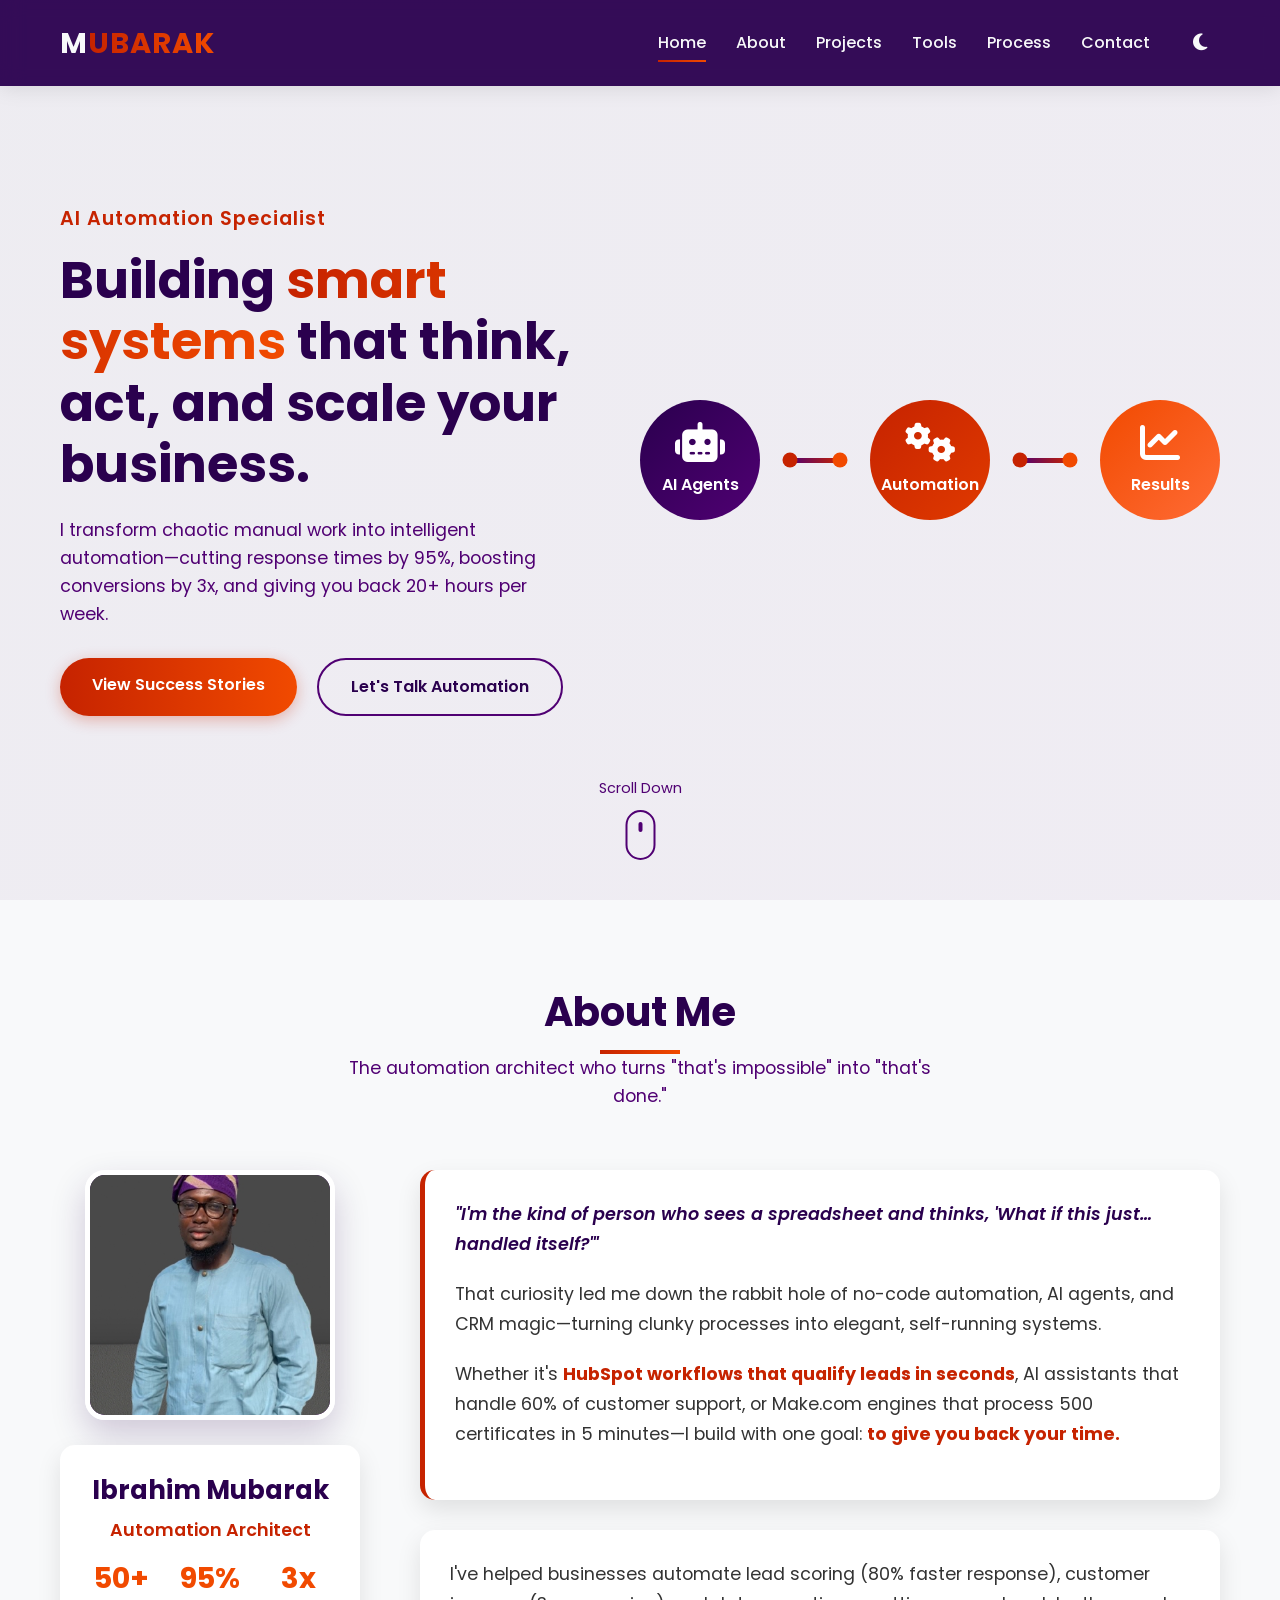
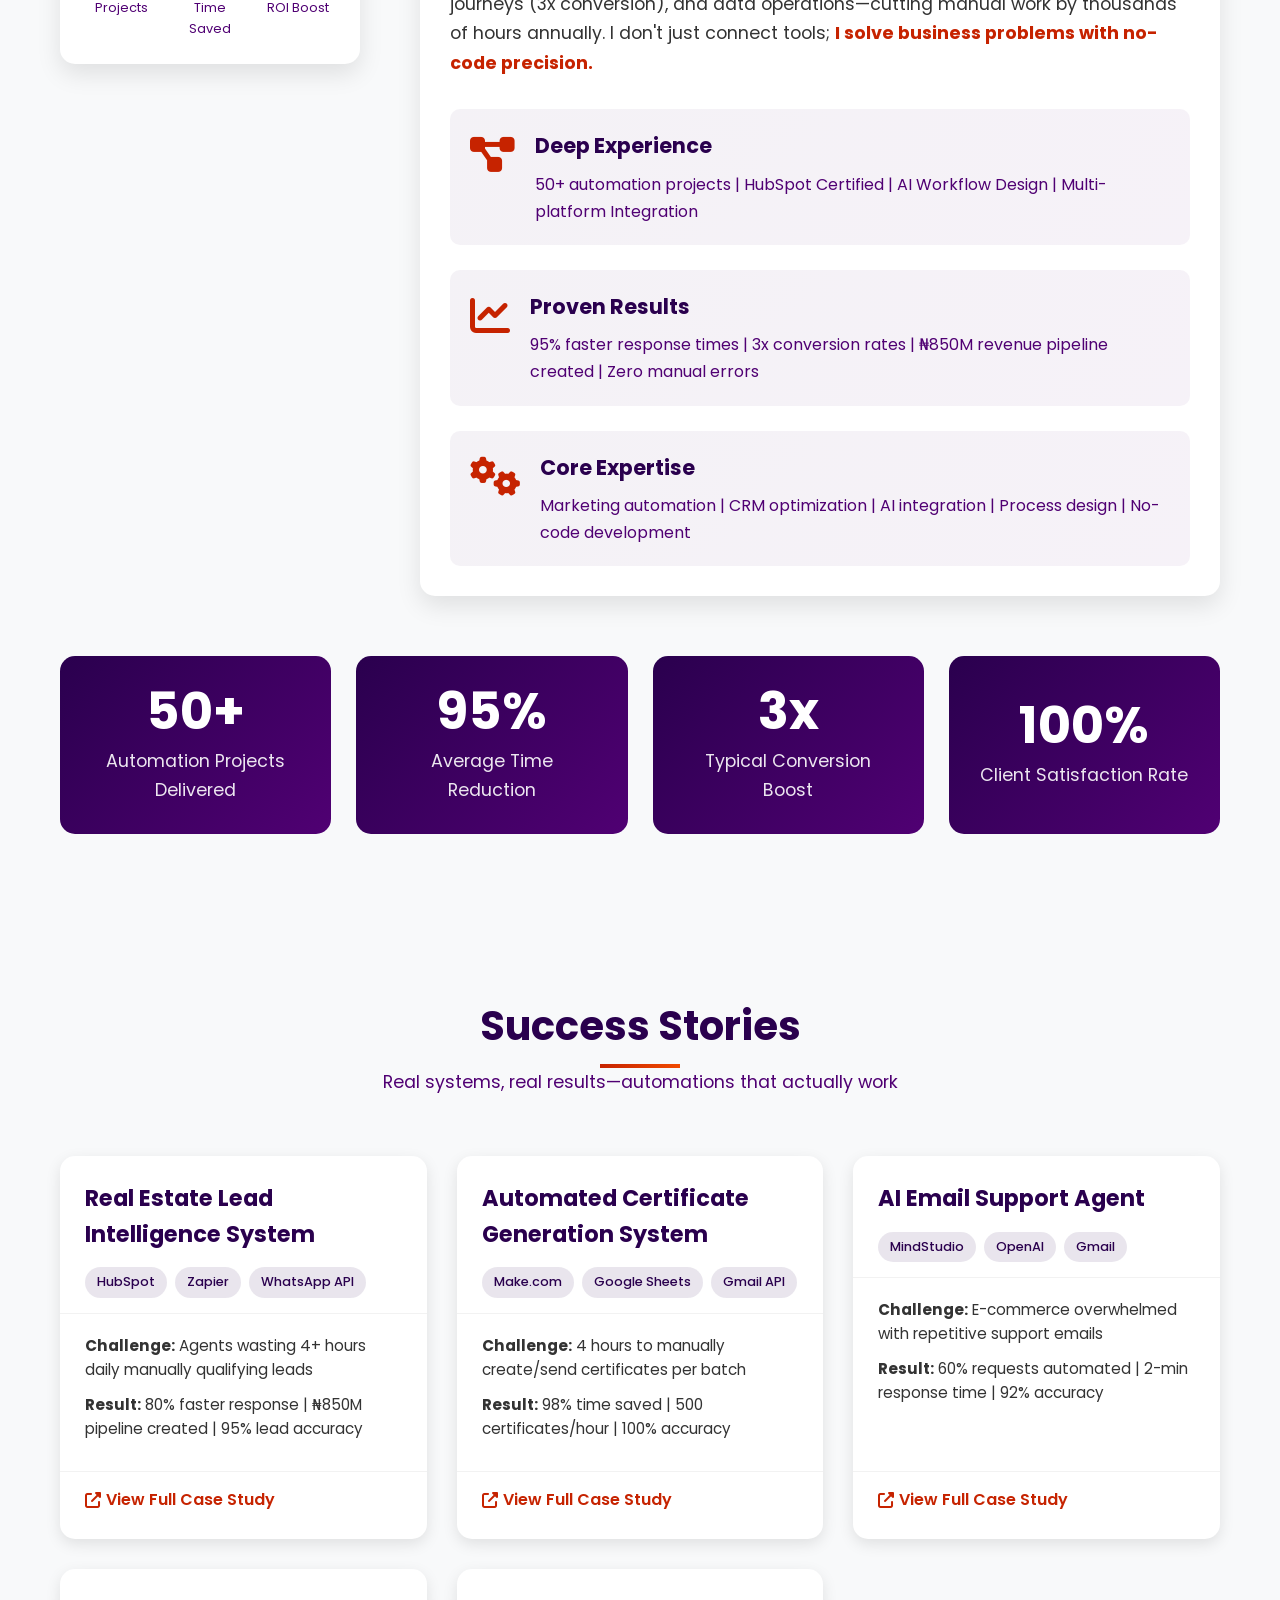
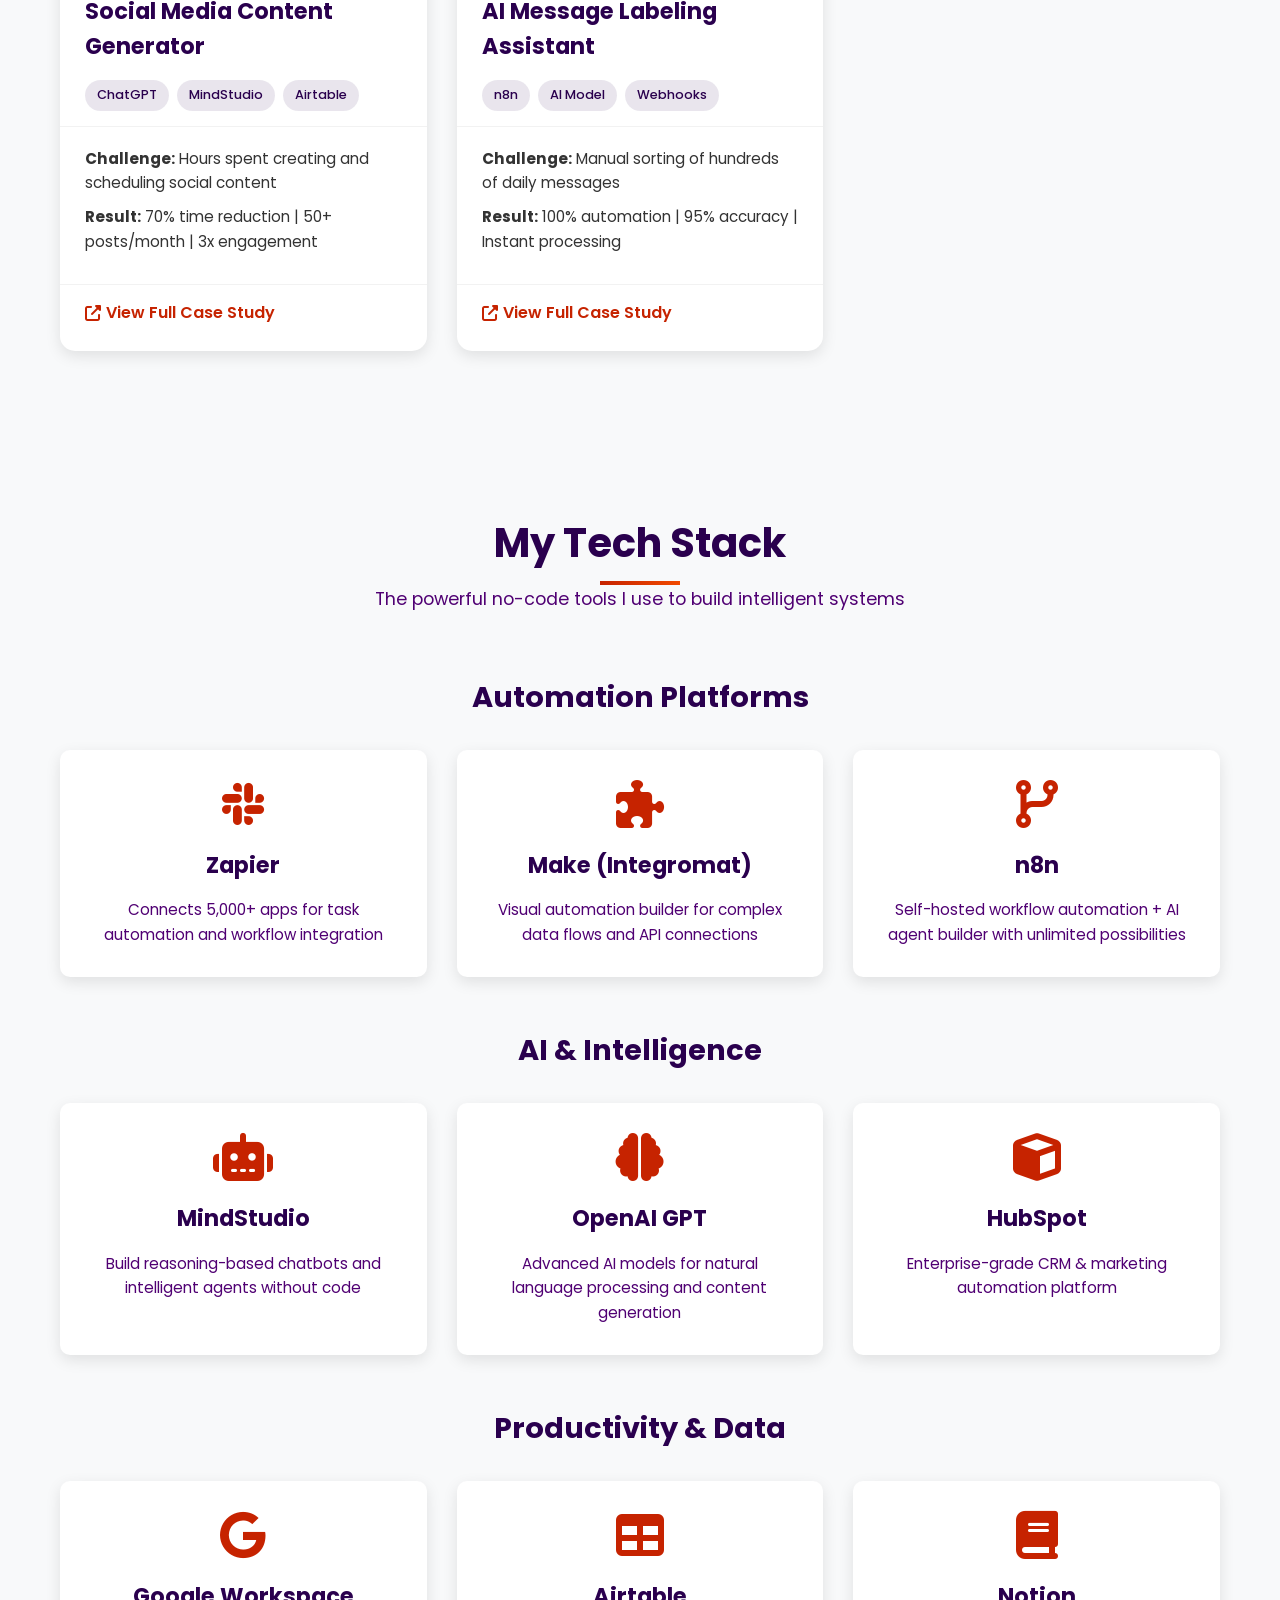
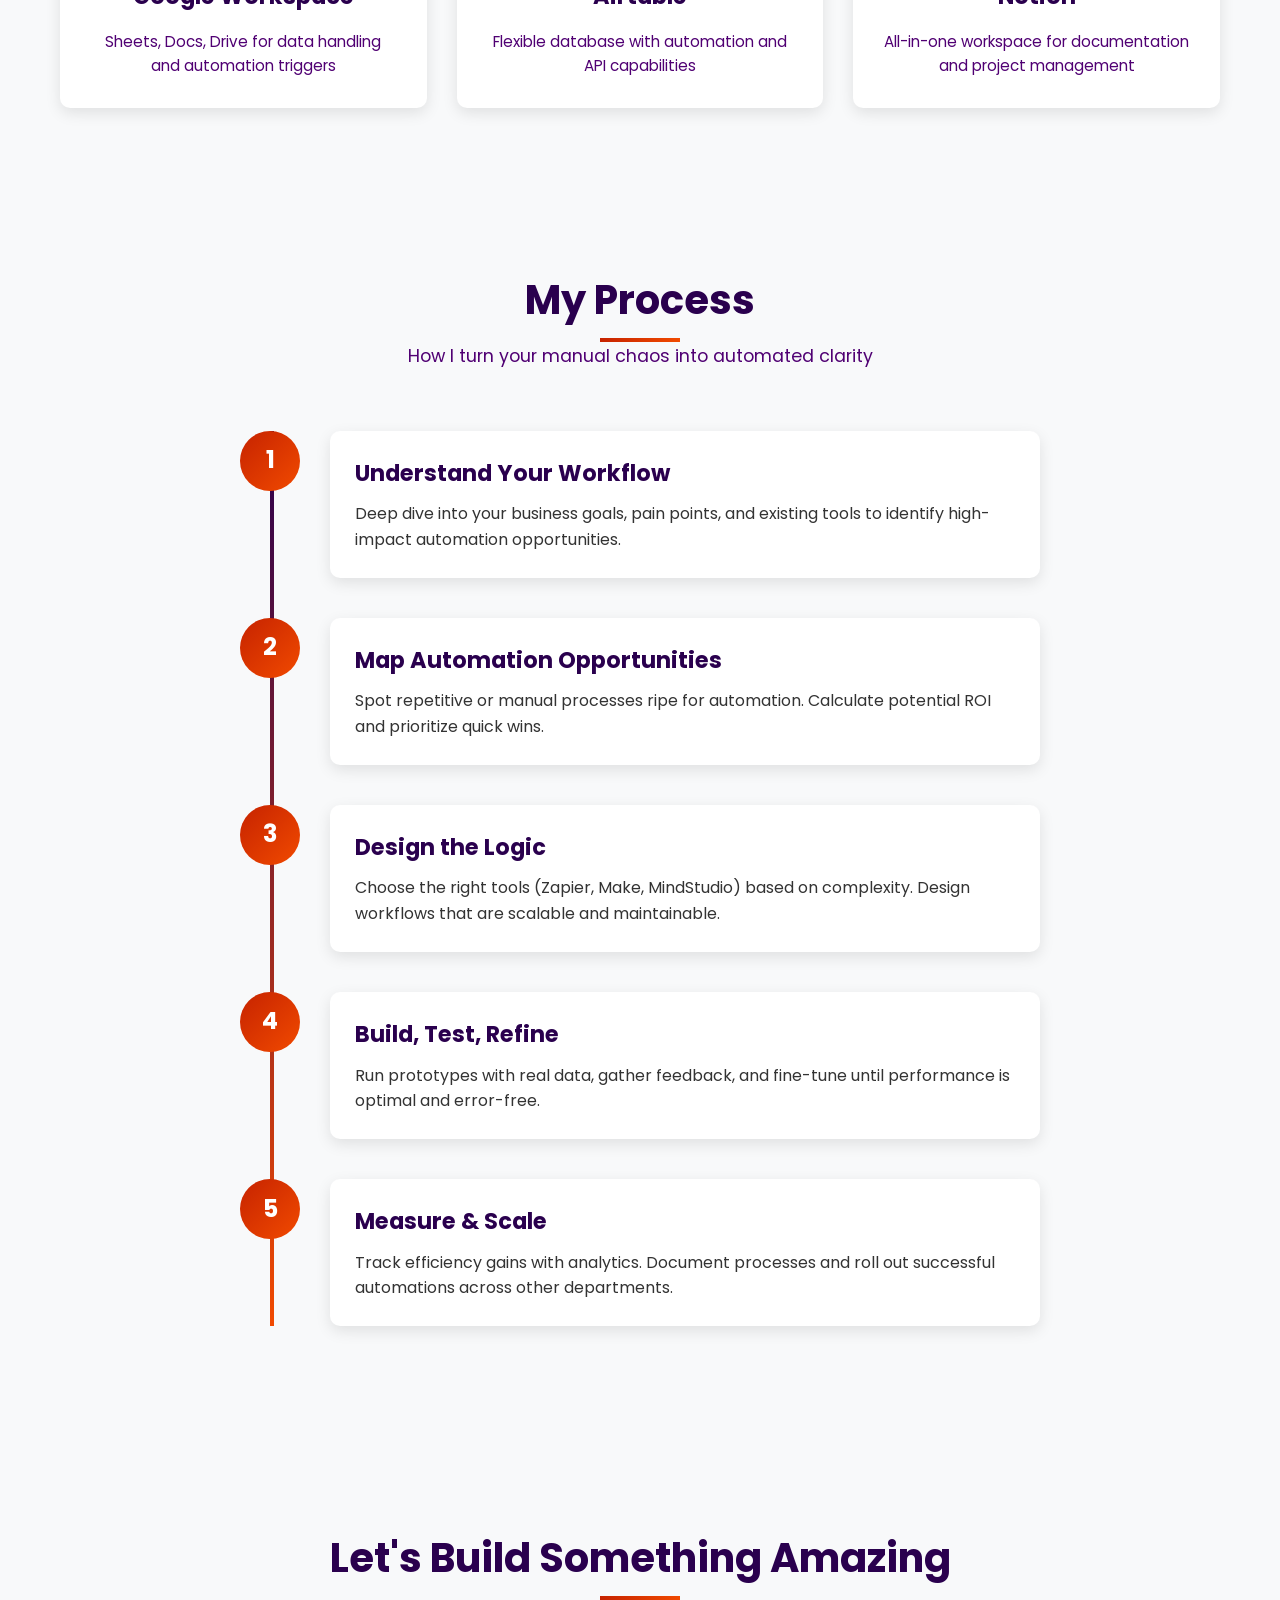
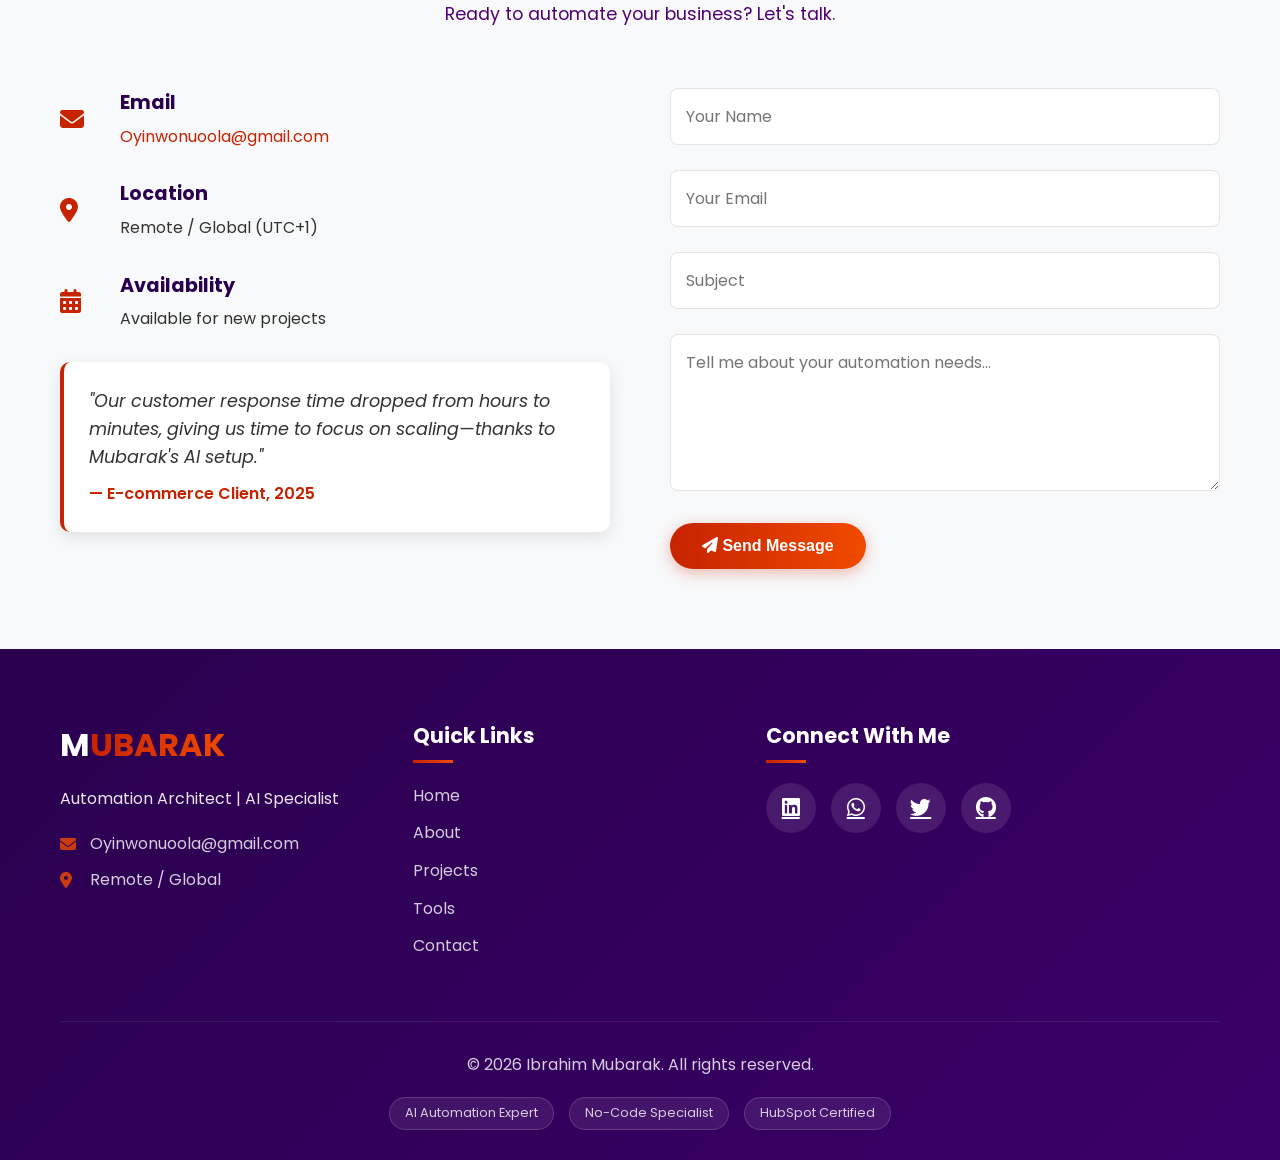
<file: index.html>
<!DOCTYPE html>
<html lang="en">
<head>
    <!-- Google tag (gtag.js) -->
<script async src="https://www.googletagmanager.com/gtag/js?id=G-VQ1945Z1V8"></script>
<script>
  window.dataLayer = window.dataLayer || [];
  function gtag(){dataLayer.push(arguments);}
  gtag('js', new Date());

  gtag('config', 'G-VQ1945Z1V8');
</script>
    <meta charset="UTF-8">
    <meta name="viewport" content="width=device-width, initial-scale=1.0, maximum-scale=5.0">
    <meta name="apple-mobile-web-app-capable" content="yes">
    <meta name="apple-mobile-web-app-status-bar-style" content="black-translucent">
    
    <!-- SEO Meta Tags -->
    <title>Ibrahim Mubarak - AI Automation & No-Code Specialist | Portfolio</title>
    <meta name="description" content="AI Automation Specialist helping businesses save 95% time with intelligent workflows. HubSpot Certified | Make.com Expert | 50+ Projects Delivered.">
    <meta name="keywords" content="AI automation, no-code, HubSpot, Make.com, workflow automation, CRM specialist">
    <meta name="author" content="Ibrahim Mubarak">
    
    <!-- Open Graph Meta Tags -->
    <meta property="og:title" content="Ibrahim Mubarak - AI Automation Specialist">
    <meta property="og:description" content="Turning manual chaos into intelligent systems. 50+ automation projects | 95% time saved | 3x conversion boost.">
    <meta property="og:type" content="website">
    <meta property="og:image" content="Profile.jpg">
    
    <!-- Stylesheets -->
    <link rel="stylesheet" href="style.css">
    <link rel="stylesheet" href="https://cdnjs.cloudflare.com/ajax/libs/font-awesome/6.4.0/css/all.min.css">
    <link rel="preconnect" href="https://fonts.googleapis.com">
    <link rel="preconnect" href="https://fonts.gstatic.com" crossorigin>
    <link href="https://fonts.googleapis.com/css2?family=Poppins:wght@300;400;500;600;700&family=Roboto+Mono:wght@300;400;500&display=swap" rel="stylesheet">
    
    <!-- Favicon -->
<link rel="icon" type="image/x-icon" href="favicon.ico">
<link rel="icon" type="image/png" sizes="32x32" href="favicon-32x32.png">
<link rel="icon" type="image/png" sizes="16x16" href="favicon-16x16.png">
<link rel="apple-touch-icon" sizes="180x180" href="apple-touch-icon.png">
</head>
<body>
    <!-- Navigation Bar -->
    <nav class="navbar">
        <div class="container">
            <a href="#home" class="logo">M<span>UBARAK</span></a>
            <div class="nav-toggle" id="navToggle" aria-label="Toggle navigation">
                <span></span>
                <span></span>
                <span></span>
            </div>
            <ul class="nav-menu">
                <li><a href="#home" class="nav-link active">Home</a></li>
                <li><a href="#about" class="nav-link">About</a></li>
                <li><a href="#projects" class="nav-link">Projects</a></li>
                <li><a href="#tools" class="nav-link">Tools</a></li>
                <li><a href="#process" class="nav-link">Process</a></li>
                <li><a href="#contact" class="nav-link">Contact</a></li>
                <li class="theme-toggle">
                    <button id="themeToggle" aria-label="Toggle dark mode">
                        <i class="fas fa-moon"></i>
                    </button>
                </li>
            </ul>
        </div>
    </nav>

    <!-- Home Section -->
    <section id="home" class="section home-section">
        <div class="container">
            <div class="home-content">
                <div class="home-text">
                    <h5 class="subtitle">AI Automation Specialist</h5>
                    <h1 class="main-title">Building <span class="highlight">smart systems</span> that think, act, and scale your business.</h1>
                    <p class="description">I transform chaotic manual work into intelligent automation—cutting response times by 95%, boosting conversions by 3x, and giving you back 20+ hours per week.</p>
                    <div class="cta-buttons">
                        <a href="#projects" class="btn btn-primary">View Success Stories</a>
                        <a href="#contact" class="btn btn-secondary">Let's Talk Automation</a>
                    </div>
                </div>
                <div class="home-visual">
                    <div class="visual-container">
                        <div class="automation-visual">
                            <div class="node node-1">
                                <i class="fas fa-robot"></i>
                                <p>AI Agents</p>
                            </div>
                            <div class="connector"></div>
                            <div class="node node-2">
                                <i class="fas fa-cogs"></i>
                                <p>Automation</p>
                            </div>
                            <div class="connector"></div>
                            <div class="node node-3">
                                <i class="fas fa-chart-line"></i>
                                <p>Results</p>
                            </div>
                        </div>
                    </div>
                </div>
            </div>
            <div class="scroll-indicator">
                <span>Scroll Down</span>
                <div class="mouse">
                    <div class="wheel"></div>
                </div>
            </div>
        </div>
    </section>

    <!-- About Section -->
    <section id="about" class="section about-section">
        <div class="container">
            <div class="section-header">
                <h2 class="section-title">About Me</h2>
                <p class="section-subtitle">The automation architect who turns "that's impossible" into "that's done."</p>
            </div>
            <div class="about-content">
                <!-- Profile Picture Column -->
                <div class="profile-picture-container">
                    <div class="profile-picture">
                        <img src="Profile.jpg" alt="Ibrahim Mubarak - AI Automation Specialist" loading="lazy">
                    </div>
                    <div class="profile-quick-info">
                        <h4>Ibrahim Mubarak</h4>
                        <p class="title">Automation Architect</p>
                        <div class="quick-stats">
                            <div class="stat">
                                <span class="number">50+</span>
                                <span class="label">Projects</span>
                            </div>
                            <div class="stat">
                                <span class="number">95%</span>
                                <span class="label">Time Saved</span>
                            </div>
                            <div class="stat">
                                <span class="number">3x</span>
                                <span class="label">ROI Boost</span>
                            </div>
                        </div>
                    </div>
                </div>
                
                <!-- About Text Column -->
                <div class="about-text">
                    <div class="about-intro">
                        <p class="intro-quote">
                            "I'm the kind of person who sees a spreadsheet and thinks, 'What if this just… handled itself?'"
                        </p>
                        <p>
                            That curiosity led me down the rabbit hole of no-code automation, AI agents, and CRM magic—turning clunky processes into elegant, self-running systems.
                        </p>
                        <p>
                            Whether it's <strong>HubSpot workflows that qualify leads in seconds</strong>, AI assistants that handle 60% of customer support, or Make.com engines that process 500 certificates in 5 minutes—I build with one goal: <strong>to give you back your time.</strong>
                        </p>
                    </div>
                    
                    <div class="about-details">
                        <p>
                            I've helped businesses automate lead scoring (80% faster response), customer journeys (3x conversion), and data operations—cutting manual work by thousands of hours annually. I don't just connect tools; <strong>I solve business problems with no-code precision.</strong>
                        </p>
                        
                        <div class="experience-grid">
                            <div class="experience-item">
                                <i class="fas fa-project-diagram"></i>
                                <div>
                                    <h4>Deep Experience</h4>
                                    <p>50+ automation projects | HubSpot Certified | AI Workflow Design | Multi-platform Integration</p>
                                </div>
                            </div>
                            
                            <div class="experience-item">
                                <i class="fas fa-chart-line"></i>
                                <div>
                                    <h4>Proven Results</h4>
                                    <p>95% faster response times | 3x conversion rates | ₦850M revenue pipeline created | Zero manual errors</p>
                                </div>
                            </div>
                            
                            <div class="experience-item">
                                <i class="fas fa-cogs"></i>
                                <div>
                                    <h4>Core Expertise</h4>
                                    <p>Marketing automation | CRM optimization | AI integration | Process design | No-code development</p>
                                </div>
                            </div>
                        </div>
                    </div>
                </div>
            </div>
            
            <!-- Stats Section -->
            <div class="about-stats">
                <div class="stat-card">
                    <h3>50+</h3>
                    <p>Automation Projects Delivered</p>
                </div>
                <div class="stat-card">
                    <h3>95%</h3>
                    <p>Average Time Reduction</p>
                </div>
                <div class="stat-card">
                    <h3>3x</h3>
                    <p>Typical Conversion Boost</p>
                </div>
                <div class="stat-card">
                    <h3>100%</h3>
                    <p>Client Satisfaction Rate</p>
                </div>
            </div>
        </div>
    </section>

    <!-- Projects Section -->
    <section id="projects" class="section projects-section">
        <div class="container">
            <div class="section-header">
                <h2 class="section-title">Success Stories</h2>
                <p class="section-subtitle">Real systems, real results—automations that actually work</p>
            </div>
            <div class="projects-grid">
                <!-- Project 1: Lead Qualification -->
                <div class="project-card" data-project="lead-qualification">
                    <div class="project-header">
                        <h3>Real Estate Lead Intelligence System</h3>
                        <div class="project-tags">
                            <span class="tag">HubSpot</span>
                            <span class="tag">Zapier</span>
                            <span class="tag">WhatsApp API</span>
                        </div>
                    </div>
                    <div class="project-body">
                        <p><strong>Challenge:</strong> Agents wasting 4+ hours daily manually qualifying leads</p>
                        <p><strong>Result:</strong> 80% faster response | ₦850M pipeline created | 95% lead accuracy</p>
                    </div>
                    <div class="project-footer">
                        <a href="#" class="project-link view-details" data-project="lead-qualification">
                            <i class="fas fa-external-link-alt"></i> View Full Case Study
                        </a>
                    </div>
                </div>

                <!-- Project 2: Certificate System -->
                <div class="project-card" data-project="certificate-system">
                    <div class="project-header">
                        <h3>Automated Certificate Generation System</h3>
                        <div class="project-tags">
                            <span class="tag">Make.com</span>
                            <span class="tag">Google Sheets</span>
                            <span class="tag">Gmail API</span>
                        </div>
                    </div>
                    <div class="project-body">
                        <p><strong>Challenge:</strong> 4 hours to manually create/send certificates per batch</p>
                        <p><strong>Result:</strong> 98% time saved | 500 certificates/hour | 100% accuracy</p>
                    </div>
                    <div class="project-footer">
                        <a href="#" class="project-link view-details" data-project="certificate-system">
                            <i class="fas fa-external-link-alt"></i> View Full Case Study
                        </a>
                    </div>
                </div>

                <!-- Project 3: Email Support -->
                <div class="project-card" data-project="email-support">
                    <div class="project-header">
                        <h3>AI Email Support Agent</h3>
                        <div class="project-tags">
                            <span class="tag">MindStudio</span>
                            <span class="tag">OpenAI</span>
                            <span class="tag">Gmail</span>
                        </div>
                    </div>
                    <div class="project-body">
                        <p><strong>Challenge:</strong> E-commerce overwhelmed with repetitive support emails</p>
                        <p><strong>Result:</strong> 60% requests automated | 2-min response time | 92% accuracy</p>
                    </div>
                    <div class="project-footer">
                        <a href="#" class="project-link view-details" data-project="email-support">
                            <i class="fas fa-external-link-alt"></i> View Full Case Study
                        </a>
                    </div>
                </div>

                <!-- Project 4: Social Media -->
                <div class="project-card" data-project="social-media">
                    <div class="project-header">
                        <h3>Social Media Content Generator</h3>
                        <div class="project-tags">
                            <span class="tag">ChatGPT</span>
                            <span class="tag">MindStudio</span>
                            <span class="tag">Airtable</span>
                        </div>
                    </div>
                    <div class="project-body">
                        <p><strong>Challenge:</strong> Hours spent creating and scheduling social content</p>
                        <p><strong>Result:</strong> 70% time reduction | 50+ posts/month | 3x engagement</p>
                    </div>
                    <div class="project-footer">
                        <a href="#" class="project-link view-details" data-project="social-media">
                            <i class="fas fa-external-link-alt"></i> View Full Case Study
                        </a>
                    </div>
                </div>

                <!-- Project 5: Email Labeling -->
                <div class="project-card" data-project="email-labeling">
                    <div class="project-header">
                        <h3>AI Message Labeling Assistant</h3>
                        <div class="project-tags">
                            <span class="tag">n8n</span>
                            <span class="tag">AI Model</span>
                            <span class="tag">Webhooks</span>
                        </div>
                    </div>
                    <div class="project-body">
                        <p><strong>Challenge:</strong> Manual sorting of hundreds of daily messages</p>
                        <p><strong>Result:</strong> 100% automation | 95% accuracy | Instant processing</p>
                    </div>
                    <div class="project-footer">
                        <a href="#" class="project-link view-details" data-project="email-labeling">
                            <i class="fas fa-external-link-alt"></i> View Full Case Study
                        </a>
                    </div>
                </div>
            </div>
        </div>
    </section>

    <!-- Tools Section -->
    <section id="tools" class="section tools-section">
        <div class="container">
            <div class="section-header">
                <h2 class="section-title">My Tech Stack</h2>
                <p class="section-subtitle">The powerful no-code tools I use to build intelligent systems</p>
            </div>
            <div class="tools-container">
                <div class="tool-category">
                    <h3>Automation Platforms</h3>
                    <div class="tools-grid">
                        <div class="tool-item">
                            <i class="fab fa-slack"></i>
                            <h4>Zapier</h4>
                            <p>Connects 5,000+ apps for task automation and workflow integration</p>
                        </div>
                        <div class="tool-item">
                            <i class="fas fa-puzzle-piece"></i>
                            <h4>Make (Integromat)</h4>
                            <p>Visual automation builder for complex data flows and API connections</p>
                        </div>
                        <div class="tool-item">
                            <i class="fas fa-code-branch"></i>
                            <h4>n8n</h4>
                            <p>Self-hosted workflow automation + AI agent builder with unlimited possibilities</p>
                        </div>
                    </div>
                </div>

                <div class="tool-category">
                    <h3>AI & Intelligence</h3>
                    <div class="tools-grid">
                        <div class="tool-item">
                            <i class="fas fa-robot"></i>
                            <h4>MindStudio</h4>
                            <p>Build reasoning-based chatbots and intelligent agents without code</p>
                        </div>
                        <div class="tool-item">
                            <i class="fas fa-brain"></i>
                            <h4>OpenAI GPT</h4>
                            <p>Advanced AI models for natural language processing and content generation</p>
                        </div>
                        <div class="tool-item">
                            <i class="fas fa-cube"></i>
                            <h4>HubSpot</h4>
                            <p>Enterprise-grade CRM & marketing automation platform</p>
                        </div>
                    </div>
                </div>

                <div class="tool-category">
                    <h3>Productivity & Data</h3>
                    <div class="tools-grid">
                        <div class="tool-item">
                            <i class="fab fa-google"></i>
                            <h4>Google Workspace</h4>
                            <p>Sheets, Docs, Drive for data handling and automation triggers</p>
                        </div>
                        <div class="tool-item">
                            <i class="fas fa-table"></i>
                            <h4>Airtable</h4>
                            <p>Flexible database with automation and API capabilities</p>
                        </div>
                        <div class="tool-item">
                            <i class="fas fa-book"></i>
                            <h4>Notion</h4>
                            <p>All-in-one workspace for documentation and project management</p>
                        </div>
                    </div>
                </div>
            </div>
        </div>
    </section>

    <!-- Process Section -->
    <section id="process" class="section process-section">
        <div class="container">
            <div class="section-header">
                <h2 class="section-title">My Process</h2>
                <p class="section-subtitle">How I turn your manual chaos into automated clarity</p>
            </div>
            <div class="process-steps">
                <div class="process-step">
                    <div class="step-number">1</div>
                    <div class="step-content">
                        <h3>Understand Your Workflow</h3>
                        <p>Deep dive into your business goals, pain points, and existing tools to identify high-impact automation opportunities.</p>
                    </div>
                </div>
                <div class="process-step">
                    <div class="step-number">2</div>
                    <div class="step-content">
                        <h3>Map Automation Opportunities</h3>
                        <p>Spot repetitive or manual processes ripe for automation. Calculate potential ROI and prioritize quick wins.</p>
                    </div>
                </div>
                <div class="process-step">
                    <div class="step-number">3</div>
                    <div class="step-content">
                        <h3>Design the Logic</h3>
                        <p>Choose the right tools (Zapier, Make, MindStudio) based on complexity. Design workflows that are scalable and maintainable.</p>
                    </div>
                </div>
                <div class="process-step">
                    <div class="step-number">4</div>
                    <div class="step-content">
                        <h3>Build, Test, Refine</h3>
                        <p>Run prototypes with real data, gather feedback, and fine-tune until performance is optimal and error-free.</p>
                    </div>
                </div>
                <div class="process-step">
                    <div class="step-number">5</div>
                    <div class="step-content">
                        <h3>Measure & Scale</h3>
                        <p>Track efficiency gains with analytics. Document processes and roll out successful automations across other departments.</p>
                    </div>
                </div>
            </div>
        </div>
    </section>

    <!-- Contact Section -->
    <section id="contact" class="section contact-section">
        <div class="container">
            <div class="section-header">
                <h2 class="section-title">Let's Build Something Amazing</h2>
                <p class="section-subtitle">Ready to automate your business? Let's talk.</p>
            </div>
            <div class="contact-content">
                <div class="contact-info">
                    <div class="info-item">
                        <i class="fas fa-envelope"></i>
                        <div>
                            <h4>Email</h4>
                            <p><a href="mailto:Oyinwonuoola@gmail.com">Oyinwonuoola@gmail.com</a></p>
                        </div>
                    </div>
                    <div class="info-item">
                        <i class="fas fa-map-marker-alt"></i>
                        <div>
                            <h4>Location</h4>
                            <p>Remote / Global (UTC+1)</p>
                        </div>
                    </div>
                    <div class="info-item">
                        <i class="fas fa-calendar-alt"></i>
                        <div>
                            <h4>Availability</h4>
                            <p>Available for new projects</p>
                        </div>
                    </div>
                    <div class="testimonial">
                        <p class="quote">"Our customer response time dropped from hours to minutes, giving us time to focus on scaling—thanks to Mubarak's AI setup."</p>
                        <p class="author">— E-commerce Client, 2025</p>
                    </div>
                </div>
                <div class="contact-form">
                    <form action="https://formsubmit.co/Oyinwonuoola@gmail.com" method="POST" id="contactForm">
                        <!-- FormSubmit Configuration -->
                        <input type="hidden" name="_subject" value="New Portfolio Contact Form Submission">
                        <input type="hidden" name="_captcha" value="false">
                        <input type="hidden" name="_template" value="box">
                        <input type="text" name="_honey" style="display:none">
                        
                        <div class="form-group">
                            <input type="text" id="name" name="name" placeholder="Your Name" required>
                        </div>
                        <div class="form-group">
                            <input type="email" id="email" name="email" placeholder="Your Email" required>
                        </div>
                        <div class="form-group">
                            <input type="text" id="subject" name="subject" placeholder="Subject" required>
                        </div>
                        <div class="form-group">
                            <textarea id="message" name="message" rows="5" placeholder="Tell me about your automation needs..." required></textarea>
                        </div>
                        <button type="submit" class="btn btn-primary">
                            <i class="fas fa-paper-plane"></i> Send Message
                        </button>
                    </form>
                </div>
            </div>
        </div>
    </section>

    <!-- Footer -->
    <footer class="footer">
        <div class="container">
            <div class="footer-content">
                <div class="footer-logo">
                    <a href="#home">M<span>UBARAK</span></a>
                    <p>Automation Architect | AI Specialist</p>
                    <div class="footer-contact-info">
                        <p><i class="fas fa-envelope"></i> Oyinwonuoola@gmail.com</p>
                        <p><i class="fas fa-map-marker-alt"></i> Remote / Global</p>
                    </div>
                </div>
                <div class="footer-links">
                    <h4>Quick Links</h4>
                    <ul>
                        <li><a href="#home">Home</a></li>
                        <li><a href="#about">About</a></li>
                        <li><a href="#projects">Projects</a></li>
                        <li><a href="#tools">Tools</a></li>
                        <li><a href="#contact">Contact</a></li>
                    </ul>
                </div>
                <div class="footer-social">
                    <h4>Connect With Me</h4>
                    <div class="social-icons">
                        <a href="https://linkedin.com/in/ibrahim-mubarak-333363290" target="_blank" rel="noopener noreferrer" title="LinkedIn">
                            <i class="fab fa-linkedin"></i>
                        </a>
                        <a href="https://wa.link/hhzh38" target="_blank" rel="noopener noreferrer" title="WhatsApp">
                            <i class="fab fa-whatsapp"></i>
                        </a>
                        <a href="https://x.com/oyinwonuola_" target="_blank" rel="noopener noreferrer" title="X (Twitter)">
                            <i class="fab fa-twitter"></i>
                        </a>
                        <a href="https://github.com/oyinwonuoola" target="_blank" rel="noopener noreferrer" title="GitHub">
                            <i class="fab fa-github"></i>
                        </a>
                    </div>
                </div>
            </div>
            <div class="footer-bottom">
                <p>&copy; <span id="currentYear"></span> Ibrahim Mubarak. All rights reserved.</p>
                <div class="footer-automation-badges">
                    <span class="badge">AI Automation Expert</span>
                    <span class="badge">No-Code Specialist</span>
                    <span class="badge">HubSpot Certified</span>
                </div>
            </div>
        </div>
    </footer>

    <!-- Back to Top Button -->
    <button id="backToTop" class="back-to-top" aria-label="Back to top">
        <i class="fas fa-chevron-up"></i>
    </button>

    <!-- Project Modal -->
    <div id="projectModal" class="project-modal">
        <div class="modal-overlay" id="modalOverlay"></div>
        <div class="modal-container">
            <button class="modal-close" id="modalClose" aria-label="Close modal">
                <i class="fas fa-times"></i>
            </button>
            <div class="modal-content"></div>
            <div class="modal-navigation">
                <button class="nav-btn prev-btn" id="prevProject">
                    <i class="fas fa-chevron-left"></i> Previous
                </button>
                <div class="project-counter">
                    <span id="currentProject">1</span> of <span id="totalProjects">5</span>
                </div>
                <button class="nav-btn next-btn" id="nextProject">
                    Next <i class="fas fa-chevron-right"></i>
                </button>
            </div>
        </div>
    </div>

    <!-- Loading Spinner -->
    <div id="loadingSpinner" class="loading-spinner">
        <div class="spinner"></div>
        <p>Loading project details...</p>
    </div>

    <!-- JavaScript -->
    <script src="script.js"></script>
</body>
</html>
</file>
<file: style.css>
/* ===== RESET & BASE STYLES ===== */
* {
    margin: 0;
    padding: 0;
    box-sizing: border-box;
}

:root {
    /* Color Palette */
    --primary-dark: #2A004E;
    --primary-medium: #500073;
    --accent-red: #C62300;
    --accent-orange: #F14A00;
    --light-bg: #F8F9FA;
    --dark-bg: #121212;
    --text-light: #F8F9FA;
    --text-dark: #333333;
    --card-bg: #FFFFFF;
    --card-dark: #1E1E1E;
    --shadow: rgba(0, 0, 0, 0.1);
    --shadow-dark: rgba(0, 0, 0, 0.3);
    
    /* Spacing */
    --section-padding: 80px 0;
    --container-padding: 0 20px;
    
    /* Transitions */
    --transition: all 0.3s ease;
}

[data-theme="dark"] {
    --light-bg: #121212;
    --text-dark: #E0E0E0;
    --card-bg: #1E1E1E;
    --shadow: rgba(0, 0, 0, 0.3);
}

html {
    scroll-behavior: smooth;
    font-size: 16px;
}

body {
    font-family: 'Poppins', sans-serif;
    line-height: 1.6;
    color: var(--text-dark);
    background-color: var(--light-bg);
    transition: var(--transition);
    overflow-x: hidden;
}

.container {
    max-width: 1200px;
    margin: 0 auto;
    padding: var(--container-padding);
}

.section {
    padding: var(--section-padding);
}

.section-header {
    text-align: center;
    margin-bottom: 60px;
}

.section-title {
    font-size: 2.5rem;
    font-weight: 700;
    color: var(--primary-dark);
    margin-bottom: 10px;
    position: relative;
    display: inline-block;
}

[data-theme="dark"] .section-title {
    color: var(--text-light);
}

.section-title::after {
    content: '';
    position: absolute;
    bottom: -10px;
    left: 50%;
    transform: translateX(-50%);
    width: 80px;
    height: 4px;
    background: linear-gradient(to right, var(--accent-red), var(--accent-orange));
}

.section-subtitle {
    font-size: 1.1rem;
    color: var(--primary-medium);
    max-width: 600px;
    margin: 0 auto;
}

[data-theme="dark"] .section-subtitle {
    color: #aaa;
}

/* ===== NAVBAR ===== */
.navbar {
    position: fixed;
    top: 0;
    left: 0;
    width: 100%;
    background-color: rgba(42, 0, 78, 0.95);
    backdrop-filter: blur(10px);
    z-index: 1000;
    padding: 20px 0;
    transition: var(--transition);
    box-shadow: 0 2px 20px rgba(0, 0, 0, 0.1);
}

.navbar.scrolled {
    padding: 15px 0;
    background-color: rgba(42, 0, 78, 0.98);
}

.navbar .container {
    display: flex;
    justify-content: space-between;
    align-items: center;
}

.logo {
    font-size: 1.8rem;
    font-weight: 700;
    color: var(--text-light);
    text-decoration: none;
    letter-spacing: 1px;
}

.logo span {
    background: linear-gradient(to right, var(--accent-red), var(--accent-orange));
    -webkit-background-clip: text;
    background-clip: text;
    color: transparent;
}

.nav-menu {
    display: flex;
    list-style: none;
    gap: 30px;
    align-items: center;
}

.nav-link {
    color: var(--text-light);
    text-decoration: none;
    font-weight: 500;
    font-size: 1rem;
    padding: 8px 0;
    position: relative;
    transition: var(--transition);
}

.nav-link::after {
    content: '';
    position: absolute;
    bottom: 0;
    left: 0;
    width: 0;
    height: 2px;
    background: linear-gradient(to right, var(--accent-red), var(--accent-orange));
    transition: var(--transition);
}

.nav-link:hover::after,
.nav-link.active::after {
    width: 100%;
}

.theme-toggle button {
    background: none;
    border: none;
    color: var(--text-light);
    font-size: 1.2rem;
    cursor: pointer;
    padding: 5px;
    border-radius: 50%;
    width: 40px;
    height: 40px;
    display: flex;
    align-items: center;
    justify-content: center;
    transition: var(--transition);
}

.theme-toggle button:hover {
    background-color: rgba(255, 255, 255, 0.1);
}

.nav-toggle {
    display: none;
    flex-direction: column;
    cursor: pointer;
    gap: 5px;
}

.nav-toggle span {
    width: 25px;
    height: 3px;
    background-color: var(--text-light);
    transition: var(--transition);
}

/* ===== HOME SECTION ===== */
.home-section {
    min-height: 100vh;
    display: flex;
    align-items: center;
    background: linear-gradient(135deg, rgba(42, 0, 78, 0.05) 0%, rgba(80, 0, 115, 0.05) 100%);
    padding-top: 100px;
    position: relative;
}

.home-content {
    display: grid;
    grid-template-columns: 1fr 1fr;
    gap: 60px;
    align-items: center;
}

.home-text .subtitle {
    font-size: 1.2rem;
    color: var(--accent-red);
    font-weight: 600;
    margin-bottom: 15px;
    letter-spacing: 1px;
}

.main-title {
    font-size: 3.2rem;
    font-weight: 700;
    line-height: 1.2;
    margin-bottom: 20px;
    color: var(--primary-dark);
}

[data-theme="dark"] .main-title {
    color: var(--text-light);
}

.main-title .highlight {
    background: linear-gradient(to right, var(--accent-red), var(--accent-orange));
    -webkit-background-clip: text;
    background-clip: text;
    color: transparent;
}

.description {
    font-size: 1.1rem;
    color: var(--primary-medium);
    margin-bottom: 30px;
    max-width: 500px;
}

[data-theme="dark"] .description {
    color: #ccc;
}

.cta-buttons {
    display: flex;
    gap: 20px;
    margin-top: 30px;
}

.btn {
    padding: 14px 32px;
    border-radius: 50px;
    font-weight: 600;
    text-decoration: none;
    display: inline-block;
    transition: var(--transition);
    font-size: 1rem;
    cursor: pointer;
    border: none;
}

.btn-primary {
    background: linear-gradient(to right, var(--accent-red), var(--accent-orange));
    color: white;
    box-shadow: 0 4px 15px rgba(198, 35, 0, 0.3);
}

.btn-primary:hover {
    transform: translateY(-3px);
    box-shadow: 0 6px 20px rgba(198, 35, 0, 0.4);
}

.btn-secondary {
    background-color: transparent;
    color: var(--primary-dark);
    border: 2px solid var(--primary-medium);
}

[data-theme="dark"] .btn-secondary {
    color: var(--text-light);
    border-color: var(--text-light);
}

.btn-secondary:hover {
    background-color: var(--primary-medium);
    color: white;
}

/* Visual Automation Flow */
.automation-visual {
    display: flex;
    align-items: center;
    justify-content: center;
    gap: 30px;
}

.node {
    width: 120px;
    height: 120px;
    border-radius: 50%;
    display: flex;
    flex-direction: column;
    align-items: center;
    justify-content: center;
    color: white;
    font-weight: 600;
    transition: var(--transition);
    animation: float 3s ease-in-out infinite;
}

.node:hover {
    transform: scale(1.1);
}

.node i {
    font-size: 2.5rem;
    margin-bottom: 10px;
}

.node-1 {
    background: linear-gradient(135deg, var(--primary-dark), var(--primary-medium));
    animation-delay: 0s;
}

.node-2 {
    background: linear-gradient(135deg, var(--accent-red), #E03A00);
    animation-delay: 0.5s;
}

.node-3 {
    background: linear-gradient(135deg, var(--accent-orange), #FF6B35);
    animation-delay: 1s;
}

.connector {
    width: 50px;
    height: 5px;
    background: linear-gradient(to right, var(--primary-medium), var(--accent-red));
    position: relative;
}

.connector::before,
.connector::after {
    content: '';
    position: absolute;
    width: 15px;
    height: 15px;
    background-color: var(--accent-red);
    border-radius: 50%;
    top: 50%;
    animation: pulse 2s infinite;
}

.connector::before {
    left: 0;
    transform: translate(-50%, -50%);
}

.connector::after {
    right: 0;
    transform: translate(50%, -50%);
    background-color: var(--accent-orange);
    animation-delay: 0.5s;
}

.scroll-indicator {
    position: absolute;
    bottom: 40px;
    left: 50%;
    transform: translateX(-50%);
    display: flex;
    flex-direction: column;
    align-items: center;
    color: var(--primary-medium);
}

.scroll-indicator span {
    margin-bottom: 10px;
    font-size: 0.9rem;
}

.mouse {
    width: 30px;
    height: 50px;
    border: 2px solid var(--primary-medium);
    border-radius: 15px;
    display: flex;
    justify-content: center;
    padding-top: 10px;
}

.wheel {
    width: 4px;
    height: 10px;
    background-color: var(--primary-medium);
    border-radius: 2px;
    animation: scroll 2s infinite;
}

/* ===== ABOUT SECTION ===== */
.about-content {
    display: grid;
    grid-template-columns: 300px 1fr;
    gap: 60px;
    align-items: start;
    margin-bottom: 60px;
}

.profile-picture-container {
    text-align: center;
}

.profile-picture {
    width: 250px;
    height: 250px;
    margin: 0 auto 25px;
    border-radius: 20px;
    overflow: hidden;
    background: linear-gradient(135deg, var(--primary-dark), var(--primary-medium));
    box-shadow: 0 15px 35px rgba(42, 0, 78, 0.2);
    transition: var(--transition);
    border: 5px solid white;
}

[data-theme="dark"] .profile-picture {
    border-color: var(--card-dark);
}

.profile-picture:hover {
    transform: translateY(-10px);
    box-shadow: 0 20px 40px rgba(42, 0, 78, 0.3);
}

.profile-picture img {
    width: 100%;
    height: 100%;
    object-fit: cover;
    transition: var(--transition);
}

.profile-picture:hover img {
    transform: scale(1.05);
}

.profile-quick-info {
    background-color: var(--card-bg);
    padding: 25px;
    border-radius: 15px;
    box-shadow: 0 10px 25px var(--shadow);
    margin-top: 20px;
}

.profile-quick-info h4 {
    font-size: 1.6rem;
    color: var(--primary-dark);
    margin-bottom: 5px;
}

[data-theme="dark"] .profile-quick-info h4 {
    color: var(--text-light);
}

.profile-quick-info .title {
    color: var(--accent-red);
    font-weight: 600;
    margin-bottom: 20px;
    font-size: 1.1rem;
}

.quick-stats {
    display: grid;
    grid-template-columns: repeat(3, 1fr);
    gap: 15px;
}

.quick-stats .stat {
    display: flex;
    flex-direction: column;
    align-items: center;
}

.quick-stats .number {
    font-size: 1.8rem;
    font-weight: 700;
    color: var(--accent-orange);
    line-height: 1;
}

.quick-stats .label {
    font-size: 0.8rem;
    color: var(--primary-medium);
    margin-top: 5px;
}

/* About Text */
.about-text {
    display: flex;
    flex-direction: column;
    gap: 30px;
}

.about-intro {
    background-color: var(--card-bg);
    padding: 30px;
    border-radius: 15px;
    box-shadow: 0 10px 25px var(--shadow);
    border-left: 5px solid var(--accent-red);
}

.intro-quote {
    font-size: 1.4rem;
    font-weight: 600;
    color: var(--primary-dark);
    margin-bottom: 20px;
    font-style: italic;
    line-height: 1.4;
}

[data-theme="dark"] .intro-quote {
    color: var(--text-light);
}

.about-text p {
    margin-bottom: 20px;
    font-size: 1.1rem;
    line-height: 1.7;
}

.about-text strong {
    color: var(--accent-red);
}

.about-details {
    background-color: var(--card-bg);
    padding: 30px;
    border-radius: 15px;
    box-shadow: 0 10px 25px var(--shadow);
}

.experience-grid {
    display: grid;
    gap: 25px;
    margin-top: 30px;
}

.experience-item {
    display: flex;
    align-items: flex-start;
    gap: 20px;
    padding: 20px;
    background: linear-gradient(135deg, rgba(42, 0, 78, 0.05), rgba(80, 0, 115, 0.05));
    border-radius: 10px;
    transition: var(--transition);
}

[data-theme="dark"] .experience-item {
    background: linear-gradient(135deg, rgba(255, 255, 255, 0.05), rgba(255, 255, 255, 0.02));
}

.experience-item:hover {
    transform: translateX(10px);
    background: linear-gradient(135deg, rgba(198, 35, 0, 0.1), rgba(241, 74, 0, 0.1));
}

.experience-item i {
    font-size: 2.5rem;
    color: var(--accent-red);
    margin-top: 5px;
    transition: var(--transition);
}

.experience-item h4 {
    font-size: 1.3rem;
    color: var(--primary-dark);
    margin-bottom: 8px;
}

[data-theme="dark"] .experience-item h4 {
    color: var(--text-light);
}

.experience-item p {
    margin-bottom: 0;
    font-size: 1rem;
    color: var(--primary-medium);
}

/* About Stats */
.about-stats {
    display: grid;
    grid-template-columns: repeat(4, 1fr);
    gap: 25px;
}

.stat-card {
    background: linear-gradient(135deg, var(--primary-dark), var(--primary-medium));
    color: white;
    padding: 30px;
    border-radius: 15px;
    text-align: center;
    transition: var(--transition);
    min-height: 150px;
    display: flex;
    flex-direction: column;
    justify-content: center;
}

.stat-card:hover {
    transform: translateY(-10px);
    box-shadow: 0 15px 35px rgba(42, 0, 78, 0.3);
    background: linear-gradient(135deg, var(--primary-medium), var(--accent-red));
}

.stat-card h3 {
    font-size: 3.2rem;
    font-weight: 700;
    margin-bottom: 10px;
    line-height: 1;
}

.stat-card p {
    font-size: 1.1rem;
    margin-bottom: 0;
    opacity: 0.9;
}

/* ===== PROJECTS SECTION ===== */
.projects-grid {
    display: grid;
    grid-template-columns: repeat(auto-fill, minmax(320px, 1fr));
    gap: 30px;
}

.project-card {
    background-color: var(--card-bg);
    border-radius: 15px;
    overflow: hidden;
    box-shadow: 0 5px 15px var(--shadow);
    transition: var(--transition);
    display: flex;
    flex-direction: column;
}

.project-card:hover {
    transform: translateY(-10px);
    box-shadow: 0 15px 30px var(--shadow);
}

.project-header {
    padding: 25px 25px 15px;
    border-bottom: 1px solid rgba(0, 0, 0, 0.05);
}

[data-theme="dark"] .project-header {
    border-bottom: 1px solid rgba(255, 255, 255, 0.05);
}

.project-header h3 {
    font-size: 1.4rem;
    margin-bottom: 15px;
    color: var(--primary-dark);
}

[data-theme="dark"] .project-header h3 {
    color: var(--text-light);
}

.project-tags {
    display: flex;
    flex-wrap: wrap;
    gap: 8px;
}

.tag {
    background-color: rgba(42, 0, 78, 0.1);
    color: var(--primary-dark);
    padding: 5px 12px;
    border-radius: 20px;
    font-size: 0.8rem;
    font-weight: 500;
}

[data-theme="dark"] .tag {
    background-color: rgba(255, 255, 255, 0.1);
    color: var(--text-light);
}

.project-body {
    padding: 20px 25px;
    flex-grow: 1;
}

.project-body p {
    margin-bottom: 10px;
    font-size: 0.95rem;
}

.project-footer {
    padding: 15px 25px 25px;
    border-top: 1px solid rgba(0, 0, 0, 0.05);
}

[data-theme="dark"] .project-footer {
    border-top: 1px solid rgba(255, 255, 255, 0.05);
}

.project-link {
    color: var(--accent-red);
    text-decoration: none;
    font-weight: 600;
    display: inline-flex;
    align-items: center;
    gap: 5px;
    transition: var(--transition);
}

.project-link:hover {
    color: var(--accent-orange);
    gap: 10px;
}

/* ===== TOOLS SECTION ===== */
.tools-container {
    display: flex;
    flex-direction: column;
    gap: 50px;
}

.tool-category h3 {
    font-size: 1.8rem;
    margin-bottom: 30px;
    color: var(--primary-dark);
    text-align: center;
}

[data-theme="dark"] .tool-category h3 {
    color: var(--text-light);
}

.tools-grid {
    display: grid;
    grid-template-columns: repeat(auto-fill, minmax(300px, 1fr));
    gap: 30px;
}

.tool-item {
    background-color: var(--card-bg);
    padding: 30px;
    border-radius: 10px;
    text-align: center;
    box-shadow: 0 5px 15px var(--shadow);
    transition: var(--transition);
}

.tool-item:hover {
    transform: translateY(-5px);
    box-shadow: 0 10px 25px var(--shadow);
}

.tool-item i {
    font-size: 3rem;
    color: var(--accent-red);
    margin-bottom: 20px;
}

.tool-item h4 {
    font-size: 1.4rem;
    margin-bottom: 15px;
    color: var(--primary-dark);
}

[data-theme="dark"] .tool-item h4 {
    color: var(--text-light);
}

.tool-item p {
    color: var(--primary-medium);
    font-size: 0.95rem;
}

/* ===== PROCESS SECTION ===== */
.process-steps {
    max-width: 800px;
    margin: 0 auto;
    position: relative;
}

.process-steps::before {
    content: '';
    position: absolute;
    top: 0;
    left: 30px;
    height: 100%;
    width: 4px;
    background: linear-gradient(to bottom, var(--primary-dark), var(--accent-orange));
    z-index: 1;
}

.process-step {
    display: flex;
    margin-bottom: 40px;
    position: relative;
    z-index: 2;
}

.step-number {
    width: 60px;
    height: 60px;
    background: linear-gradient(135deg, var(--accent-red), var(--accent-orange));
    color: white;
    border-radius: 50%;
    display: flex;
    align-items: center;
    justify-content: center;
    font-size: 1.5rem;
    font-weight: 700;
    margin-right: 30px;
    flex-shrink: 0;
}

.step-content {
    background-color: var(--card-bg);
    padding: 25px;
    border-radius: 10px;
    box-shadow: 0 5px 15px var(--shadow);
    flex-grow: 1;
}

.step-content h3 {
    font-size: 1.4rem;
    margin-bottom: 10px;
    color: var(--primary-dark);
}

[data-theme="dark"] .step-content h3 {
    color: var(--text-light);
}

/* ===== CONTACT SECTION ===== */
.contact-content {
    display: grid;
    grid-template-columns: 1fr 1fr;
    gap: 60px;
}

.info-item {
    display: flex;
    align-items: center;
    margin-bottom: 30px;
}

.info-item i {
    font-size: 1.5rem;
    color: var(--accent-red);
    margin-right: 20px;
    width: 40px;
}

.info-item h4 {
    font-size: 1.2rem;
    margin-bottom: 5px;
    color: var(--primary-dark);
}

[data-theme="dark"] .info-item h4 {
    color: var(--text-light);
}

.info-item a {
    color: var(--accent-red);
    text-decoration: none;
}

.info-item a:hover {
    text-decoration: underline;
}

.testimonial {
    background-color: var(--card-bg);
    padding: 25px;
    border-radius: 10px;
    margin-top: 30px;
    box-shadow: 0 5px 15px var(--shadow);
    border-left: 4px solid var(--accent-red);
}

.quote {
    font-style: italic;
    margin-bottom: 10px;
    font-size: 1.1rem;
}

.author {
    font-weight: 600;
    color: var(--accent-red);
}

.contact-form .form-group {
    margin-bottom: 25px;
}

.contact-form input,
.contact-form textarea {
    width: 100%;
    padding: 15px;
    border: 1px solid rgba(0, 0, 0, 0.1);
    border-radius: 8px;
    font-family: 'Poppins', sans-serif;
    font-size: 1rem;
    background-color: var(--card-bg);
    color: var(--text-dark);
    transition: var(--transition);
}

[data-theme="dark"] .contact-form input,
[data-theme="dark"] .contact-form textarea {
    border: 1px solid rgba(255, 255, 255, 0.1);
    color: var(--text-light);
}

.contact-form input:focus,
.contact-form textarea:focus {
    outline: none;
    border-color: var(--accent-red);
    box-shadow: 0 0 0 3px rgba(198, 35, 0, 0.1);
}

/* ===== FOOTER ===== */
.footer {
    background: linear-gradient(135deg, var(--primary-dark), #3a0068);
    color: white;
    padding: 70px 0 30px;
    position: relative;
}

.footer-content {
    display: grid;
    grid-template-columns: 1fr 1fr 1.5fr;
    gap: 50px;
    margin-bottom: 50px;
}

.footer-logo a {
    font-size: 2rem;
    font-weight: 700;
    color: white;
    text-decoration: none;
    margin-bottom: 15px;
    display: inline-block;
}

.footer-logo a span {
    background: linear-gradient(to right, var(--accent-red), var(--accent-orange));
    -webkit-background-clip: text;
    background-clip: text;
    color: transparent;
}

.footer-logo p {
    opacity: 0.9;
    margin-bottom: 20px;
}

.footer-contact-info p {
    display: flex;
    align-items: center;
    gap: 10px;
    margin-bottom: 10px;
    opacity: 0.8;
}

.footer-contact-info i {
    color: var(--accent-orange);
    width: 20px;
}

.footer-links h4,
.footer-social h4 {
    font-size: 1.3rem;
    margin-bottom: 20px;
    position: relative;
    padding-bottom: 10px;
}

.footer-links h4::after,
.footer-social h4::after {
    content: '';
    position: absolute;
    bottom: 0;
    left: 0;
    width: 40px;
    height: 3px;
    background: linear-gradient(to right, var(--accent-red), var(--accent-orange));
}

.footer-links ul {
    list-style: none;
}

.footer-links li {
    margin-bottom: 12px;
}

.footer-links a {
    color: rgba(255, 255, 255, 0.8);
    text-decoration: none;
    transition: var(--transition);
}

.footer-links a:hover {
    color: var(--accent-orange);
    padding-left: 8px;
}

.social-icons {
    display: flex;
    gap: 15px;
    flex-wrap: wrap;
}

.social-icons a {
    width: 50px;
    height: 50px;
    background: rgba(255, 255, 255, 0.1);
    border-radius: 50%;
    color: white;
    font-size: 1.3rem;
    display: flex;
    align-items: center;
    justify-content: center;
    transition: var(--transition);
    border: 2px solid transparent;
}

.social-icons a:hover {
    background: linear-gradient(135deg, var(--accent-red), var(--accent-orange));
    transform: translateY(-5px);
    border-color: white;
}

.footer-bottom {
    text-align: center;
    padding-top: 30px;
    border-top: 1px solid rgba(255, 255, 255, 0.1);
    opacity: 0.8;
}

.footer-automation-badges {
    display: flex;
    justify-content: center;
    gap: 15px;
    margin-top: 20px;
    flex-wrap: wrap;
}

.badge {
    background: rgba(255, 255, 255, 0.1);
    padding: 5px 15px;
    border-radius: 20px;
    font-size: 0.8rem;
    border: 1px solid rgba(255, 255, 255, 0.2);
    transition: var(--transition);
}

.badge:hover {
    background: linear-gradient(135deg, var(--accent-red), var(--accent-orange));
    transform: translateY(-3px);
}

/* ===== BACK TO TOP BUTTON ===== */
.back-to-top {
    position: fixed;
    bottom: 30px;
    right: 30px;
    width: 50px;
    height: 50px;
    background: linear-gradient(to right, var(--accent-red), var(--accent-orange));
    color: white;
    border: none;
    border-radius: 50%;
    font-size: 1.2rem;
    cursor: pointer;
    display: flex;
    align-items: center;
    justify-content: center;
    opacity: 0;
    visibility: hidden;
    transition: var(--transition);
    z-index: 999;
    box-shadow: 0 4px 15px rgba(198, 35, 0, 0.3);
}

.back-to-top.visible {
    opacity: 1;
    visibility: visible;
}

.back-to-top:hover {
    transform: translateY(-5px);
    box-shadow: 0 6px 20px rgba(198, 35, 0, 0.4);
}

/* ===== PROJECT MODAL ===== */
.project-modal {
    position: fixed;
    top: 0;
    left: 0;
    width: 100%;
    height: 100%;
    z-index: 2000;
    display: none;
    opacity: 0;
    transition: opacity 0.3s ease;
}

.project-modal.active {
    display: block;
    opacity: 1;
}

.modal-overlay {
    position: absolute;
    width: 100%;
    height: 100%;
    background: rgba(42, 0, 78, 0.95);
    backdrop-filter: blur(10px);
}

.modal-container {
    position: relative;
    width: 90%;
    max-width: 1100px;
    height: 85vh;
    margin: 7.5vh auto;
    background: var(--card-bg);
    border-radius: 20px;
    overflow: hidden;
    box-shadow: 0 25px 80px rgba(0, 0, 0, 0.4);
    animation: modalSlideUp 0.4s cubic-bezier(0.175, 0.885, 0.32, 1.275);
}

@keyframes modalSlideUp {
    from {
        opacity: 0;
        transform: translateY(80px) scale(0.95);
    }
    to {
        opacity: 1;
        transform: translateY(0) scale(1);
    }
}

.modal-close {
    position: absolute;
    top: 25px;
    right: 25px;
    width: 45px;
    height: 45px;
    background: rgba(198, 35, 0, 0.9);
    border: none;
    border-radius: 50%;
    color: white;
    font-size: 1.3rem;
    cursor: pointer;
    z-index: 10;
    transition: var(--transition);
    display: flex;
    align-items: center;
    justify-content: center;
}

.modal-close:hover {
    background: var(--accent-orange);
    transform: rotate(90deg) scale(1.1);
}

.modal-content {
    height: calc(100% - 70px);
    overflow-y: auto;
    padding: 40px;
}

.modal-navigation {
    position: absolute;
    bottom: 0;
    left: 0;
    width: 100%;
    display: flex;
    justify-content: space-between;
    align-items: center;
    padding: 15px 40px;
    background: var(--card-bg);
    border-top: 1px solid rgba(0, 0, 0, 0.1);
}

.nav-btn {
    background: rgba(42, 0, 78, 0.1);
    border: 2px solid var(--primary-medium);
    color: var(--primary-dark);
    padding: 10px 20px;
    border-radius: 50px;
    cursor: pointer;
    font-weight: 600;
    transition: var(--transition);
    display: flex;
    align-items: center;
    gap: 8px;
}

.nav-btn:hover {
    background: var(--primary-medium);
    color: white;
}

.nav-btn:disabled {
    opacity: 0.3;
    cursor: not-allowed;
}

.project-counter {
    font-size: 0.9rem;
    font-weight: 600;
    color: var(--primary-medium);
    background: rgba(42, 0, 78, 0.05);
    padding: 8px 16px;
    border-radius: 20px;
}

/* Project Detail Styles */
.project-detail-header h2 {
    font-size: 2.8rem;
    color: var(--primary-dark);
    margin-bottom: 15px;
    background: linear-gradient(135deg, var(--primary-dark), var(--accent-red));
    -webkit-background-clip: text;
    background-clip: text;
    color: transparent;
}

.project-stats-grid {
    display: grid;
    grid-template-columns: repeat(auto-fit, minmax(200px, 1fr));
    gap: 20px;
    margin: 30px 0;
}

.stat-card-large {
    background: linear-gradient(135deg, rgba(42, 0, 78, 0.05), rgba(80, 0, 115, 0.05));
    padding: 25px;
    border-radius: 15px;
    text-align: center;
    transition: var(--transition);
}

.stat-card-large:hover {
    transform: translateY(-5px);
    border-color: var(--accent-red);
}

.stat-card-large .value {
    font-size: 2.5rem;
    font-weight: 700;
    color: var(--accent-red);
    display: block;
    margin-bottom: 10px;
}

.solution-section {
    background: linear-gradient(135deg, rgba(198, 35, 0, 0.03), rgba(241, 74, 0, 0.03));
    padding: 30px;
    border-radius: 15px;
    margin: 30px 0;
    border-left: 4px solid var(--accent-red);
}

.tech-stack-grid {
    display: flex;
    flex-wrap: wrap;
    gap: 15px;
    margin: 20px 0;
}

.tech-item {
    display: flex;
    align-items: center;
    gap: 10px;
    background: var(--card-bg);
    padding: 12px 20px;
    border-radius: 50px;
    box-shadow: 0 5px 15px var(--shadow);
    transition: var(--transition);
}

.tech-item:hover {
    transform: translateY(-3px);
}

.tech-item i {
    color: var(--accent-red);
}

.workflow-visual {
    background: var(--card-bg);
    padding: 30px;
    border-radius: 15px;
    margin: 40px 0;
    box-shadow: 0 10px 30px var(--shadow);
}

.workflow-steps {
    display: flex;
    flex-direction: column;
    gap: 20px;
    margin-top: 20px;
}

.workflow-step {
    display: flex;
    align-items: center;
    gap: 20px;
    padding: 20px;
    background: rgba(42, 0, 78, 0.02);
    border-radius: 10px;
    transition: var(--transition);
}

.workflow-step:hover {
    background: rgba(198, 35, 0, 0.05);
    transform: translateX(10px);
}

.media-grid {
    display: grid;
    grid-template-columns: repeat(auto-fit, minmax(300px, 1fr));
    gap: 20px;
    margin-top: 20px;
}

.media-item {
    position: relative;
    border-radius: 12px;
    overflow: hidden;
    background: #f5f5f5;
    min-height: 200px;
    transition: var(--transition);
}

.media-item:hover {
    transform: translateY(-5px);
    box-shadow: 0 15px 35px rgba(0, 0, 0, 0.2);
}

.media-item img {
    width: 100%;
    height: 100%;
    object-fit: cover;
}

.media-caption {
    position: absolute;
    bottom: 0;
    left: 0;
    right: 0;
    background: linear-gradient(to top, rgba(0, 0, 0, 0.8), transparent);
    color: white;
    padding: 20px;
    transform: translateY(100%);
    transition: transform 0.3s ease;
}

.media-item:hover .media-caption {
    transform: translateY(0);
}

.results-highlight {
    background: linear-gradient(135deg, var(--primary-dark), var(--primary-medium));
    color: white;
    padding: 40px;
    border-radius: 20px;
    margin: 40px 0;
    text-align: center;
}

.features-list ul {
    list-style: none;
    padding: 0;
}

.features-list li {
    padding: 10px 0 10px 30px;
    position: relative;
}

.features-list li::before {
    content: '✓';
    position: absolute;
    left: 0;
    color: var(--accent-red);
    font-weight: 700;
}

/* Loading Spinner */
.loading-spinner {
    position: fixed;
    top: 50%;
    left: 50%;
    transform: translate(-50%, -50%);
    background: var(--card-bg);
    padding: 40px;
    border-radius: 15px;
    text-align: center;
    z-index: 3000;
    display: none;
}

.loading-spinner.active {
    display: block;
}

.spinner {
    width: 50px;
    height: 50px;
    border: 4px solid rgba(0, 0, 0, 0.1);
    border-left-color: var(--accent-red);
    border-radius: 50%;
    animation: spin 1s linear infinite;
    margin: 0 auto 20px;
}

/* ===== ANIMATIONS ===== */
@keyframes float {
    0%, 100% { transform: translateY(0); }
    50% { transform: translateY(-15px); }
}

@keyframes pulse {
    0%, 100% { transform: translate(-50%, -50%) scale(1); opacity: 1; }
    50% { transform: translate(-50%, -50%) scale(1.2); opacity: 0.8; }
}

@keyframes scroll {
    0% { transform: translateY(0); opacity: 1; }
    100% { transform: translateY(15px); opacity: 0; }
}

@keyframes spin {
    to { transform: rotate(360deg); }
}

/* ===== RESPONSIVE DESIGN ===== */
@media (max-width: 992px) {
    .home-content,
    .about-content,
    .contact-content {
        grid-template-columns: 1fr;
        gap: 40px;
    }
    
    .main-title { font-size: 2.8rem; }
    .section-title { font-size: 2.2rem; }
    .footer-content { grid-template-columns: repeat(2, 1fr); }
}

@media (max-width: 768px) {
    .nav-toggle { display: flex; }
    
    .nav-menu {
        position: fixed;
        top: 80px;
        left: -100%;
        width: 100%;
        flex-direction: column;
        background-color: rgba(42, 0, 78, 0.98);
        padding: 30px 20px;
        transition: var(--transition);
        gap: 20px;
    }
    
    .nav-menu.active { left: 0; }
    
    .nav-toggle.active span:nth-child(1) { transform: rotate(45deg) translate(5px, 5px); }
    .nav-toggle.active span:nth-child(2) { opacity: 0; }
    .nav-toggle.active span:nth-child(3) { transform: rotate(-45deg) translate(7px, -6px); }
    
    .main-title { font-size: 2.4rem; }
    .section-title { font-size: 2rem; }
    
    .cta-buttons {
        flex-direction: column;
        gap: 15px;
    }
    
    .btn {
        width: 100%;
        text-align: center;
    }
    
    .about-stats,
    .tools-grid,
    .projects-grid {
        grid-template-columns: 1fr;
    }
    
    .footer-content {
        grid-template-columns: 1fr;
        text-align: center;
    }
    
    .automation-visual {
        flex-direction: column;
        gap: 40px;
    }
    
    .connector {
        width: 5px;
        height: 40px;
    }
    
    .profile-picture {
        width: 200px;
        height: 200px;
    }
    
    .experience-item {
        flex-direction: column;
        text-align: center;
        gap: 15px;
    }
    
    .modal-container {
        width: 95%;
        height: 90vh;
    }
    
    .modal-content {
        padding: 25px;
    }
    
    .project-stats-grid {
        grid-template-columns: 1fr;
    }
}

@media (max-width: 576px) {
    .main-title { font-size: 2rem; }
    .section-title { font-size: 1.8rem; }
    
    .node {
        width: 90px;
        height: 90px;
    }
    
    .node i { font-size: 2rem; }
    
    .connector { width: 30px; }
    
    .profile-picture {
        width: 180px;
        height: 180px;
    }
    
    .quick-stats .number { font-size: 1.5rem; }
    .stat-card h3 { font-size: 2.5rem; }
}

/* Disable heavy animations on mobile */
@media (max-width: 768px) {
    .node,
    .stat-card,
    .project-card {
        animation: none !important;
    }
    
    .experience-item:hover {
        transform: translateY(-5px);
    }
}

/* Print styles */
@media print {
    .navbar,
    .scroll-indicator,
    .back-to-top,
    .social-icons,
    .contact-form,
    .footer {
        display: none !important;
    }
    
    .section {
        padding: 40px 0 !important;
        break-inside: avoid;
    }
}
</file>
